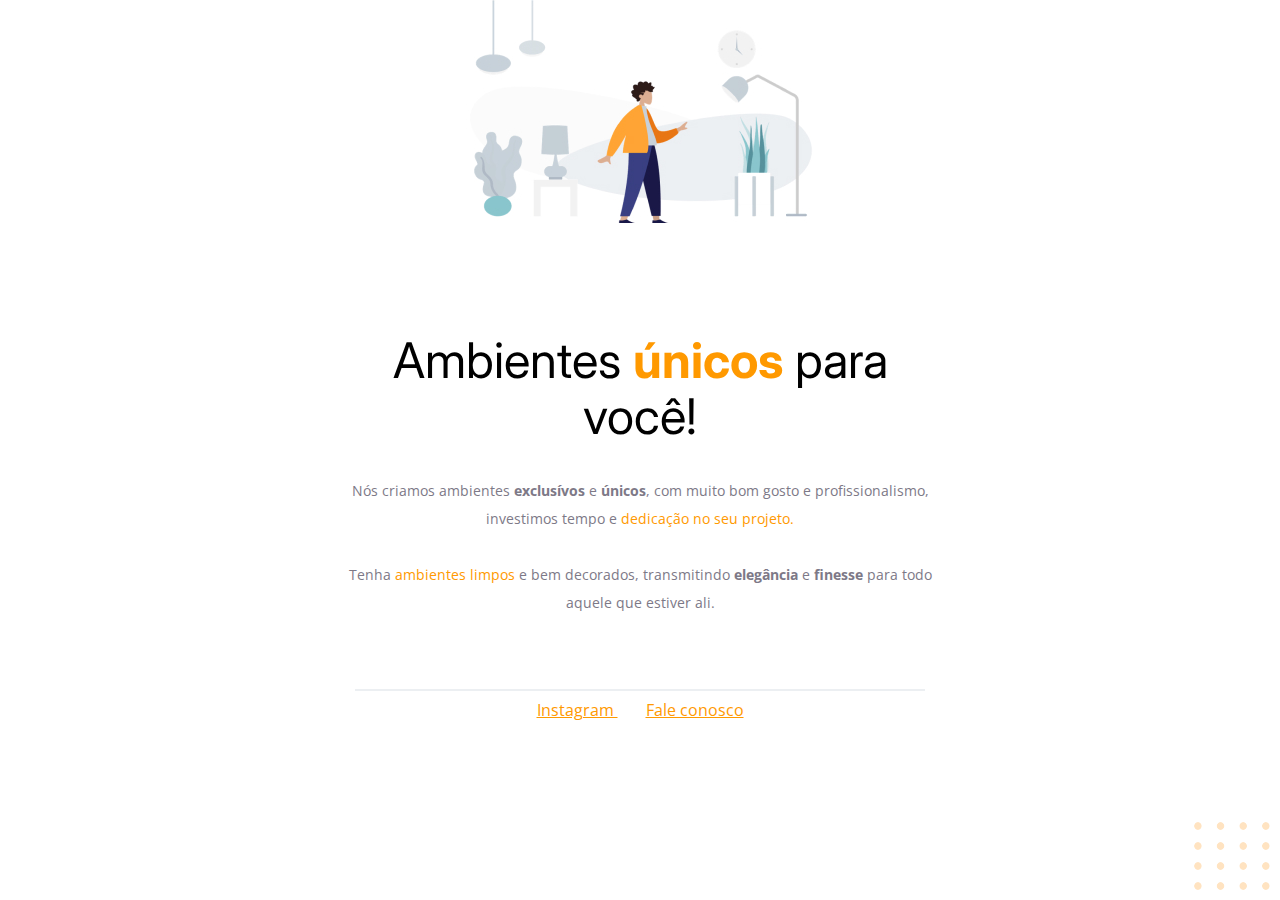
<file: nivel02/01-moveis-customizados/index.html>
<!DOCTYPE html>
<html lang="pt-br">

<head>
  <link rel="preconnect" href="https://fonts.googleapis.com">
  <link rel="preconnect" href="https://fonts.gstatic.com" crossorigin>

  <meta charset="UTF-8">
  <meta name="viewport" content="width=device-width, initial-scale=1.0">
  <title>Móveis customizados</title>

  <link href="https://fonts.googleapis.com/css2?family=Inter:wght@400;700&family=Open+Sans:wght@400;700&display=swap"
    rel="stylesheet">
  <link rel="stylesheet" href="style.css">
</head>

<body>

  <main>
    <img src="images/img1.jpg" alt="Desenho de uma pessoa vestindo uma camisa amarela em uma sala com móveis">

    <h1>Ambientes <span>únicos</span> para você!</h1>
    <p>
      Nós criamos ambientes <strong>exclusívos</strong> e <strong>únicos</strong>, com muito bom gosto e
      profissionalismo, investimos tempo e <span>dedicação no
        seu projeto.</span>

      <br>
      <br>

      Tenha <span>ambientes limpos</span> e bem decorados, transmitindo <strong>elegância</strong> e
      <strong>finesse</strong> para todo aquele que estiver ali.
    </p>
  </main>

  <footer>
    <div class="line"></div>

    <a target="_blank" href="https://instagram.com/ovictorlelis">
      Instagram
    </a>
    <a href="mailto:ovictorlelis@gmail.com">
      Fale conosco
    </a>
  </footer>

  <img id="balls" src="images/balls.svg" alt="Bolinhas laranjadas no canto direito inferior da tela">

</body>

</html>
</file>
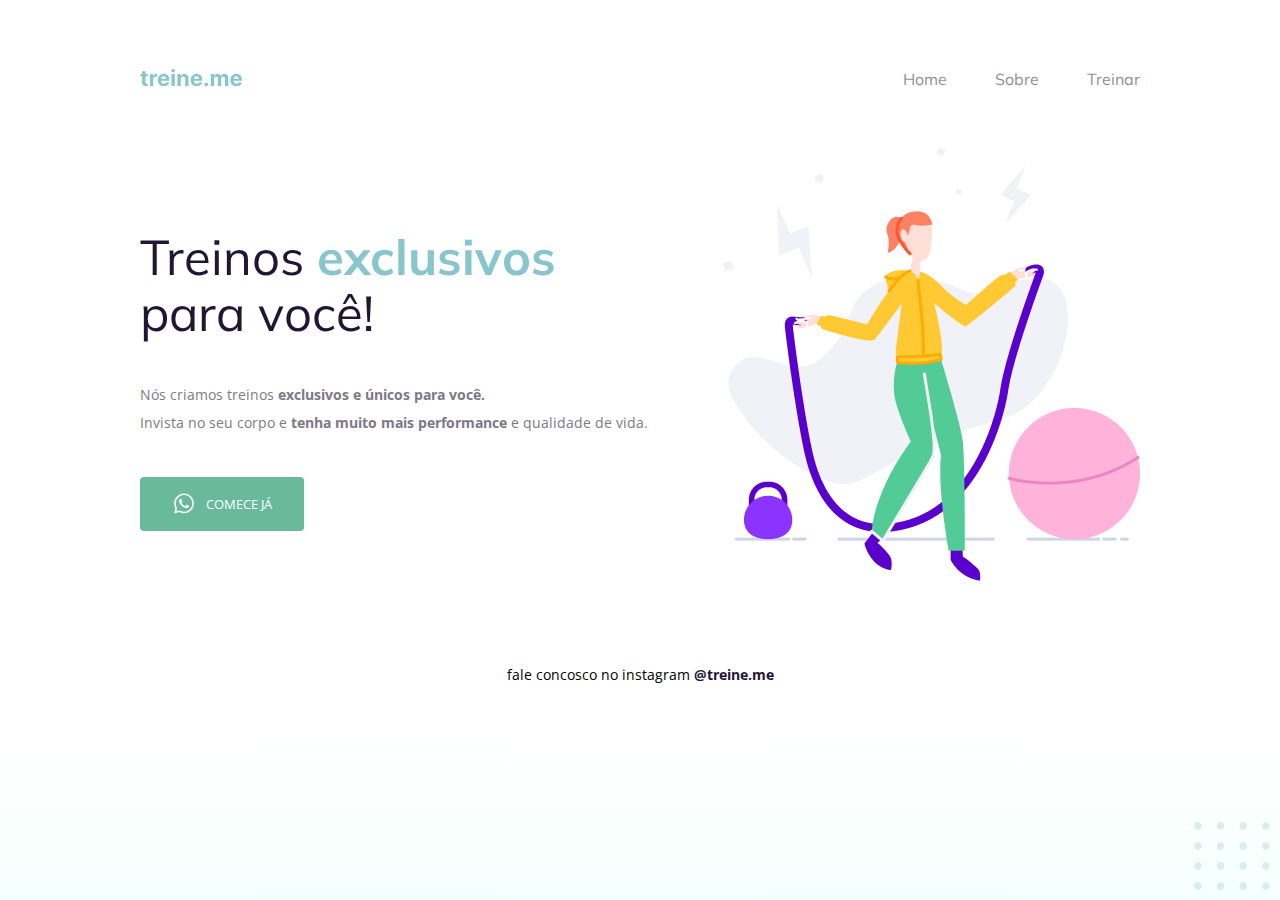
<file: nivel02/02-treine-me/index.html>
<!DOCTYPE html>
<html lang="pt-br">

<head>
  <link rel="preconnect" href="https://fonts.googleapis.com">
  <link rel="preconnect" href="https://fonts.gstatic.com" crossorigin>

  <meta charset="UTF-8">
  <meta name="viewport" content="width=device-width, initial-scale=1.0">
  <title>Treine me</title>

  <link href="https://fonts.googleapis.com/css2?family=Mulish:wght@400;700&family=Open+Sans:wght@400;700&display=swap"
    rel="stylesheet">
  <link rel="stylesheet" href="style.css">
</head>

<body>

  <div class="page">
    <nav>
      <a href="#" id="logo">
        <img src="images/logo.svg" alt="Treine.me">
      </a>
      <ul>
        <li><a href="#">Home</a></li>
        <li><a href="#">Sobre</a></li>
        <li><a href="#">Treinar</a></li>
      </ul>
    </nav>

    <main>
      <section class="text">
        <h1>Treinos <span>exclusivos</span> para você!</h1>

        <p>
          Nós criamos treinos <strong>exclusivos e únicos para você.</strong><br>
          Invista no seu corpo e <strong>tenha muito mais performance</strong> e qualidade de vida.
        </p>

        <button>
          <img src="images/whatsapp.svg" alt="Ícone do WhatsApp"> Comece já
        </button>
      </section>

      <img src="images/img.png" alt="Desenho de uma mulher pulando corda">
    </main>

    <footer>
      fale concosco no instagram <a target="_blank" href="https://instagram.com/ovictorlelis">@treine.me</a>
    </footer>

    <img id="balls" src="images/balls.svg" alt="Bolinhas decorativas verde no canto inferior direito da página">
  </div>

</body>

</html>
</file>
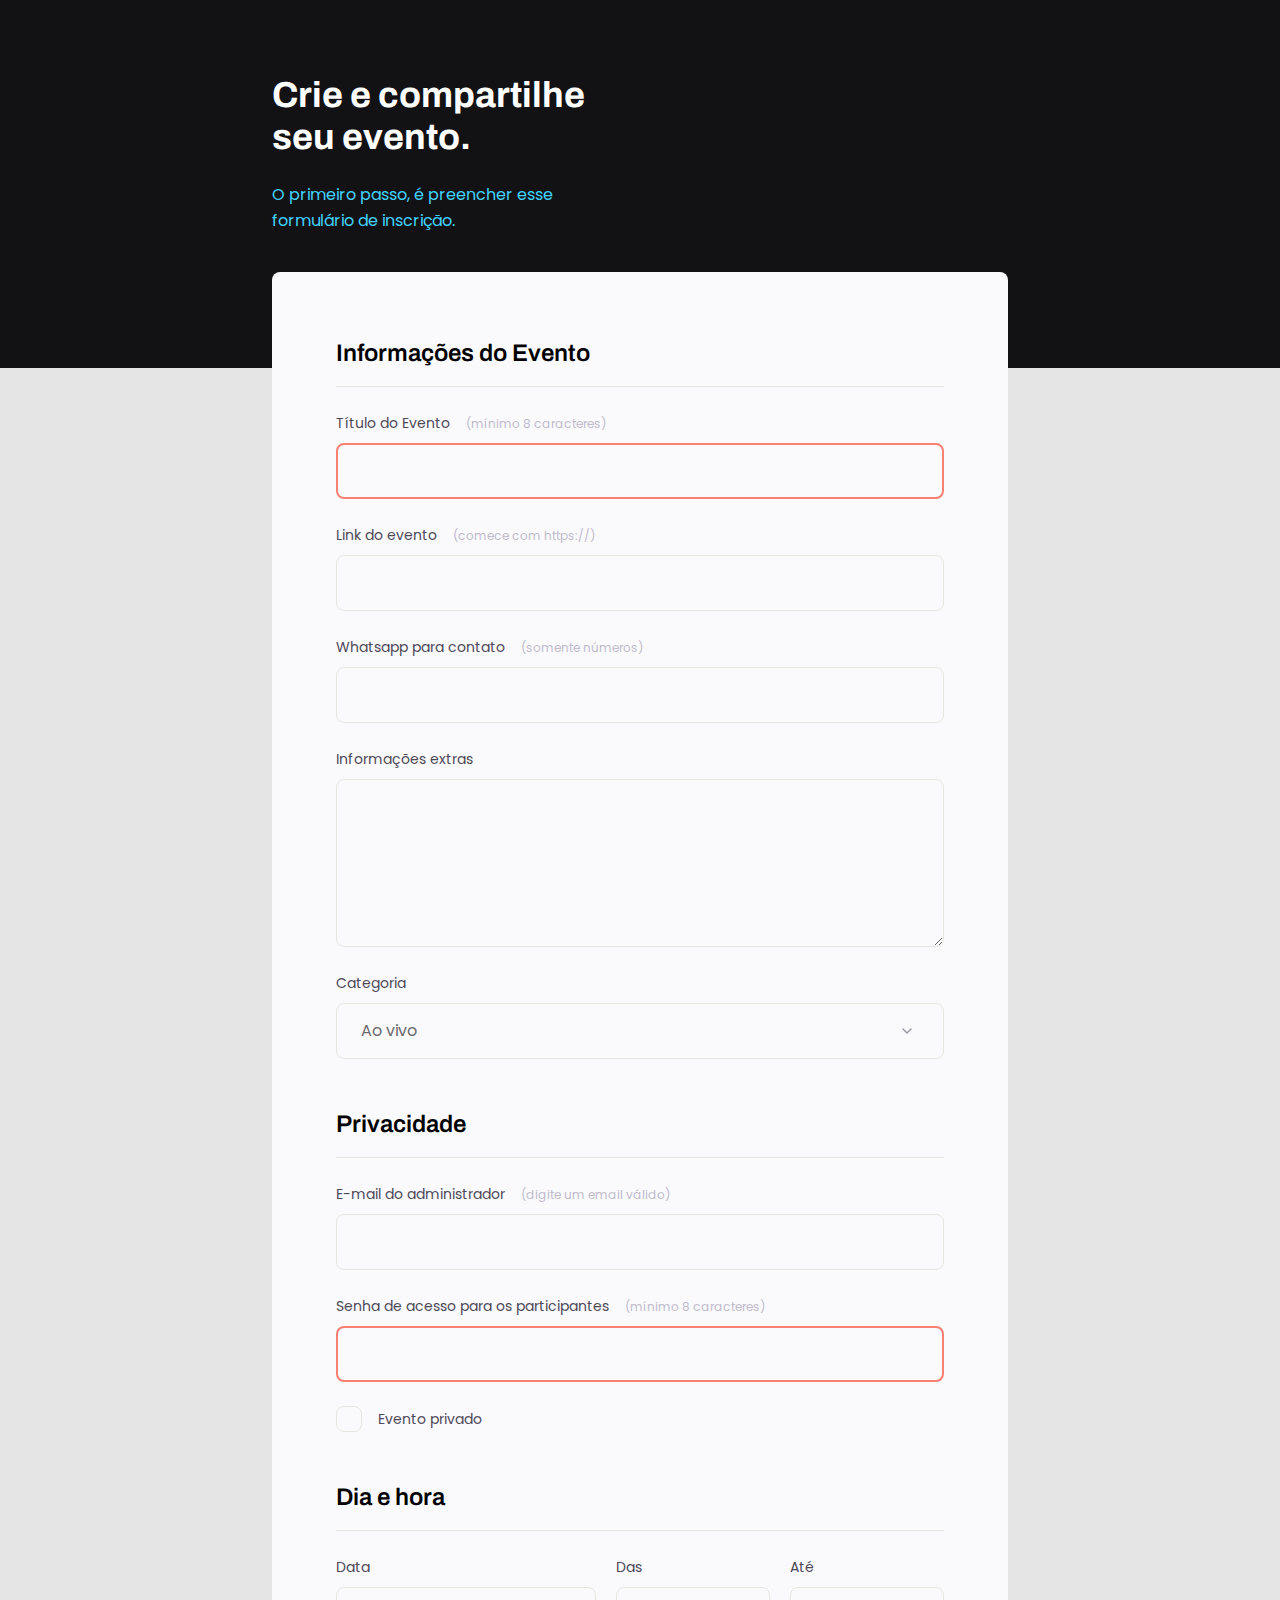
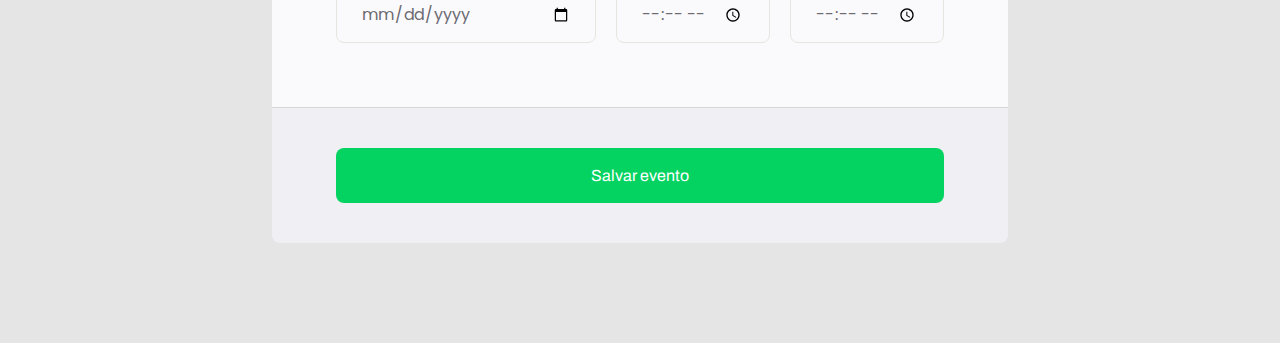
<file: nivel03/01-crie-seu-evento/index.html>
<!DOCTYPE html>
<html lang="pt-br">

<head>
  <link rel="preconnect" href="https://fonts.googleapis.com">
  <link rel="preconnect" href="https://fonts.gstatic.com" crossorigin>

  <meta charset="UTF-8">
  <meta name="viewport" content="width=device-width, initial-scale=1.0">
  <title>Crie seu evento</title>

  <link href="https://fonts.googleapis.com/css2?family=Archivo:wght@600;700&family=Poppins&display=swap"
    rel="stylesheet">
  <link rel="stylesheet" href="style.css">
</head>

<body>

  <div class="page">
    <header>
      <h1>Crie e compartilhe seu evento.</h1>
      <p>O primeiro passo, é preencher esse formulário de inscrição.</p>
    </header>

    <form id="primary">
      <fieldset>
        <div class="fieldset-wrapper">
          <legend>Informações do Evento</legend>

          <div class="input-wrapper">
            <label for="event-title">Título do Evento <span>(mínimo 8 caracteres)</span></label>
            <input type="text" id="event-title" required minlength="8">
          </div>

          <div class="input-wrapper">
            <label for="event-link">Link do evento <span>(comece com https://)</span></label>
            <input type="url" id="event-link">
          </div>

          <div class="input-wrapper">
            <label for="event-whatsapp">Whatsapp para contato <span>(somente números)</span></label>
            <input type="number" id="event-whatsapp">
          </div>

          <div class="input-wrapper">
            <label for="event-info">Informações extras</label>
            <textarea id="event-info"></textarea>
          </div>

          <div class="input-wrapper">
            <label for="event-category">Categoria</label>
            <select id="event-category">
              <option value="live">Ao vivo</option>
              <option value="podcast">Podcast</option>
              <option value="mentorship">Mentoria</option>
            </select>
          </div>
        </div>
      </fieldset>

      <fieldset>
        <div class="fieldset-wrapper">
          <legend>Privacidade</legend>

          <div class="input-wrapper">
            <label for="event-email">E-mail do administrador <span>(digite um email válido)</span></label>
            <input type="email" id="event-email">
          </div>

          <div class="input-wrapper">
            <label for="event-password">Senha de acesso para os participantes <span>(mínimo 8 caracteres)</span></label>
            <input type="password" id="event-password" required>
          </div>

          <div class="checkbox-wrapper">
            <input type="checkbox" id="event-private">
            <label for="event-private">Evento privado</label>
          </div>

        </div>
      </fieldset>

      <fieldset>
        <div class="fieldset-wrapper">
          <legend>Dia e hora</legend>

          <div class="col-3">
            <div class="input-wrapper">
              <label for="event-date">Data</label>
              <input type="date" id="event-date">
            </div>

            <div class="input-wrapper">
              <label for="event-begin">Das</label>
              <input type="time" id="event-begin">
            </div>

            <div class="input-wrapper">
              <label for="event-end">Até</label>
              <input type="time" id="event-end">
            </div>

          </div>
        </div>

      </fieldset>
    </form>

    <footer>
      <input form="primary" class="button" type="submit" value="Salvar evento">
    </footer>
  </div>

</body>

</html>
</file>
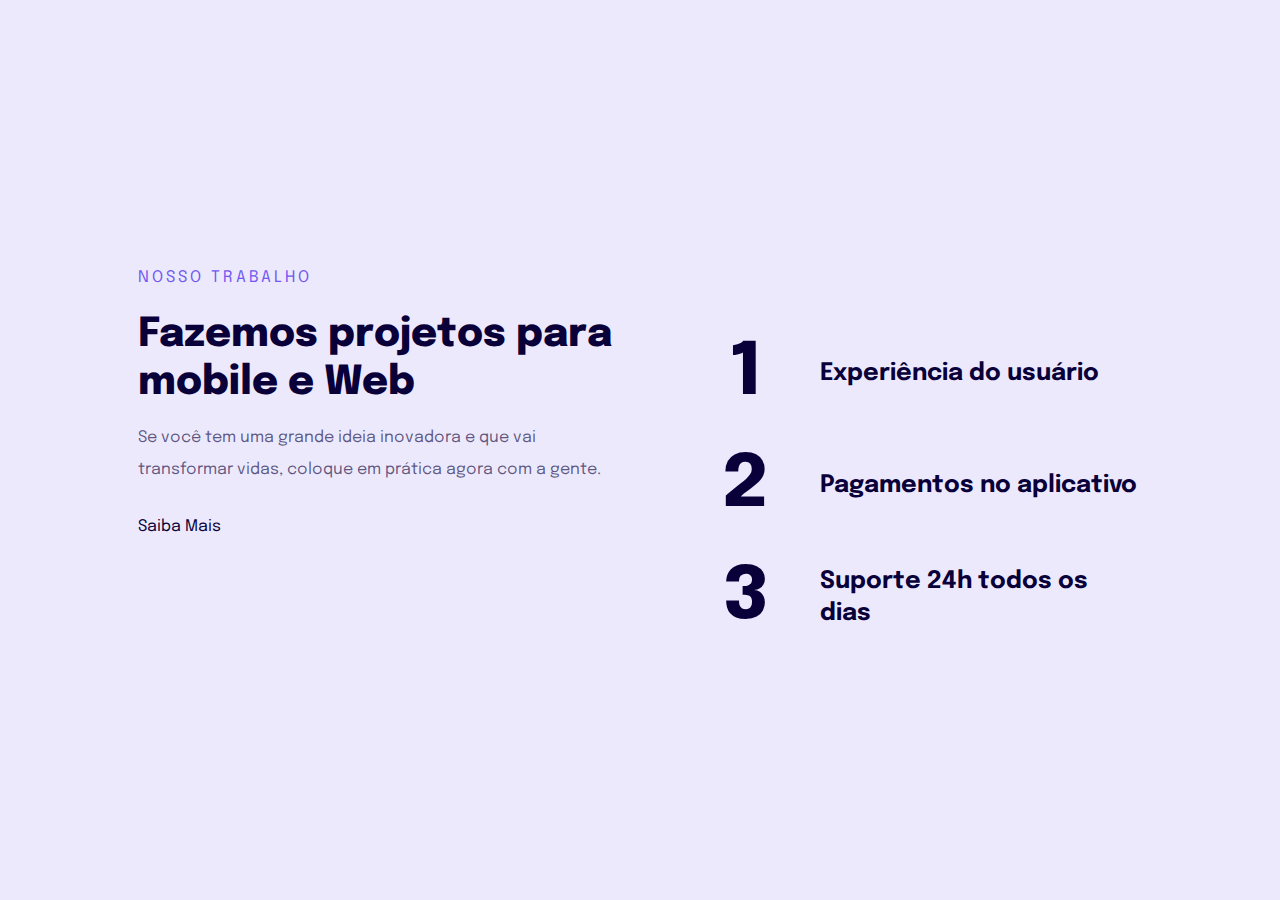
<file: nivel03/02-responsividade/index.html>
<!DOCTYPE html>
<html lang="pt-br">

<head>
  <link rel="preconnect" href="https://fonts.googleapis.com">
  <link rel="preconnect" href="https://fonts.gstatic.com" crossorigin>

  <meta charset="UTF-8">
  <meta name="viewport" content="width=device-width, initial-scale=1.0">
  <title>Introdução à Responsividade</title>

  <link href="https://fonts.googleapis.com/css2?family=Epilogue:wght@400;700;800&display=swap" rel="stylesheet">
  <link rel="stylesheet" href="style.css">
</head>

<body>

  <main>
    <div>
      <p>Nosso Trabalho</p>
      <h1>Fazemos projetos para mobile e Web</h1>

      <p>Se você tem uma grande ideia inovadora e que vai transformar vidas, coloque em prática agora com a gente.</p>

      <a href="#">Saiba Mais</a>
    </div>

    <ul>
      <li><span>1</span> Experiência do usuário</li>
      <li><span>2</span> Pagamentos no aplicativo</li>
      <li><span>3</span> Suporte 24h todos os dias</li>
    </ul>
  </main>

</body>

</html>
</file>
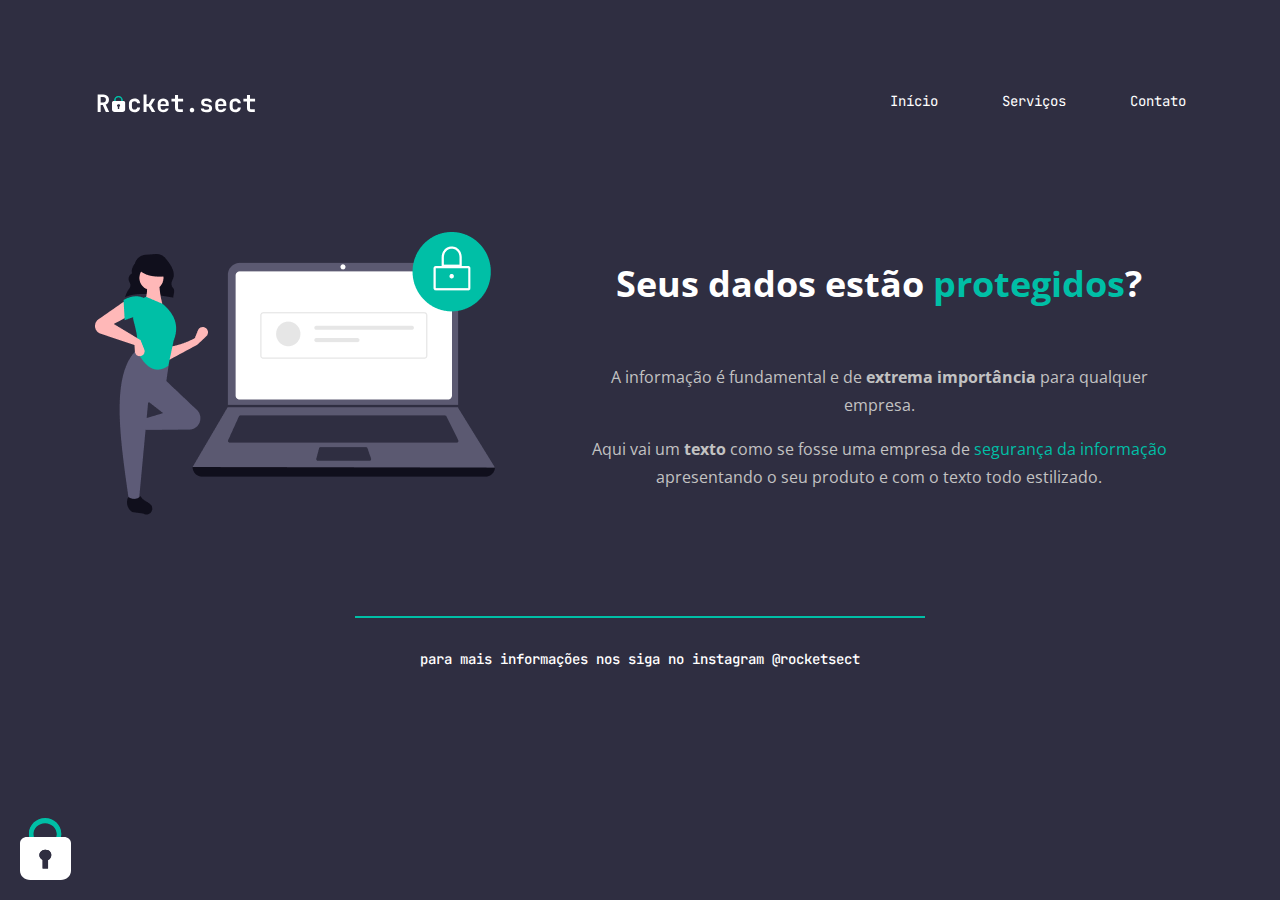
<file: nivel02/desafio/01-explorer-rocket-sect/index.html>
<!DOCTYPE html>
<html lang="pt-br">

<head>
  <link rel="preconnect" href="https://fonts.googleapis.com">
  <link rel="preconnect" href="https://fonts.gstatic.com" crossorigin>

  <meta charset="UTF-8">
  <meta name="viewport" content="width=device-width, initial-scale=1.0">
  <title>Rocket.sect</title>

  <link rel="shortcut icon" href="images/lock.svg" type="image/x-icon">

  <link href="https://fonts.googleapis.com/css2?family=JetBrains+Mono:wght@500;700&family=Open+Sans:wght@400;700&display=swap" rel="stylesheet">

  <link rel="stylesheet" href="style.css">
</head>

<body>

  <header>
    <img src="images/logo.svg" alt="Rocket.sect">

    <nav>
      <ul>
        <li><a href="#">Início</a></li>
        <li><a href="#">Serviços</a></li>
        <li><a href="#">Contato</a></li>
      </ul>
    </nav>
  </header>

  <main>
    <img src="images/image.png" alt="Vetor de uma mulher ao lado de um computador com cadeado">

    <section>
      <h1>Seus dados estão <span>protegidos</span>?</h1>
      <p>A informação é fundamental e de <strong>extrema importância</strong> para qualquer empresa.</p>
      <p>Aqui vai um <strong>texto</strong> como se fosse uma empresa de <span>segurança da informação</span>
        apresentando o seu produto e com o texto todo estilizado.</p>
    </section>
  </main>

  <div class="dividir"></div>

  <footer>
    <p>para mais informações nos siga no instagram @rocketsect</p>
  </footer>

  <img id="lock" src="images/lock.svg" alt="cadeado">

</body>

</html>
</file>
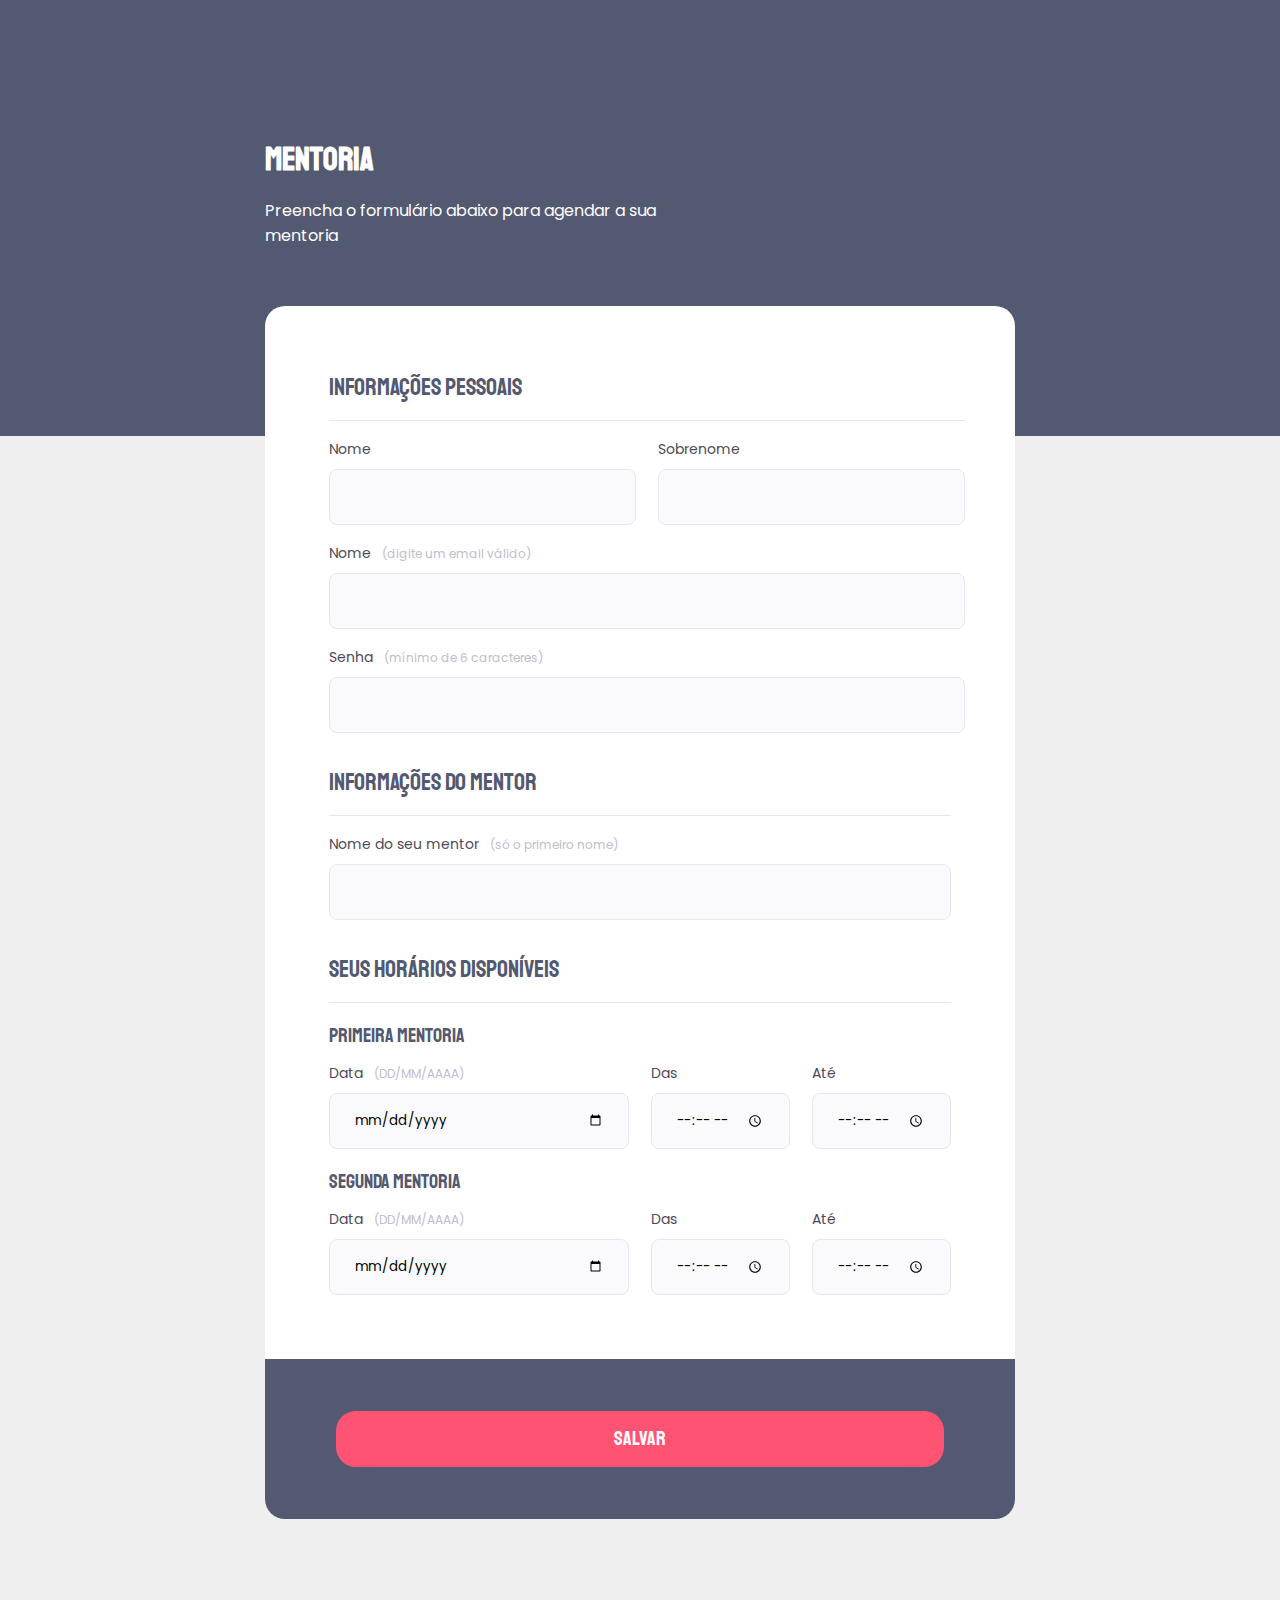
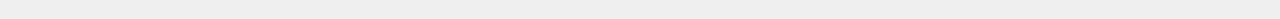
<file: nivel03/desafio/01-criando-formularios/index.html>
<!DOCTYPE html>
<html lang="pt-br">

<head>
  <link rel="preconnect" href="https://fonts.googleapis.com">
  <link rel="preconnect" href="https://fonts.gstatic.com" crossorigin>

  <meta charset="UTF-8">
  <meta name="viewport" content="width=device-width, initial-scale=1.0">
  <title>Criando Formulários</title>

  <link href="https://fonts.googleapis.com/css2?family=Poppins&family=Staatliches&display=swap" rel="stylesheet">
  <link rel="stylesheet" href="style.css">
</head>

<body>
  <main>
    <header>
      <h1>Mentoria</h1>
      <p>Preencha o formulário abaixo para agendar a sua mentoria</p>
    </header>

    <form>
      <fieldset>
        <div class="fieldset-wrapper">
          <legend>Informações pessoais</legend>

          <div class="col">
            <div class="input-wrapper">
              <label for="input-first-name">Nome</label>
              <input type="text" id="input-first-name">
            </div>

            <div class="input-wrapper">
              <label for="input-last-name">Sobrenome</label>
              <input type="text" id="input-last-name">
            </div>
          </div>

          <div class="input-wrapper">
            <label for="input-email">Nome <span>(digite um email válido)</span></label>
            <input type="email" id="input-email">
          </div>

          <div class="input-wrapper">
            <label for="input-email">Senha <span>(mínimo de 6 caracteres)</span></label>
            <input type="password" id="input-email" minlength="6">
          </div>
        </div>
      </fieldset>


      <fieldset>
        <div class="fieldset-wrapper">
          <legend>Informações do mentor</legend>

          <div class="input-wrapper">
            <label for="input-mentor-name">Nome do seu mentor <span>(só o primeiro nome)</span></label>
            <input type="text" id="input-mentor-name">
          </div>
        </div>
      </fieldset>

      <fieldset>
        <div class="fieldset-wrapper">
          <legend>Seus horários disponíveis</legend>

          <fieldset>
            <div class="subfield-wrapper">
              <legend>Primeira mentoria</legend>

              <div class="col">
                <div class="input-wrapper w100">
                  <label for="input-date-first">Data <span>(DD/MM/AAAA)</span></label>
                  <input type="date" id="input-date-first">
                </div>

                <div class="input-wrapper">
                  <label for="input-begin-first">Das</label>
                  <input type="time" id="input-begin-first">
                </div>

                <div class="input-wrapper">
                  <label for="input-end-first">Até</label>
                  <input type="time" id="input-end-first">
                </div>
              </div>
            </div>

            <div class="subfield-wrapper">
              <legend>Segunda mentoria</legend>

              <div class="col">
                <div class="input-wrapper w100">
                  <label for="input-date-second">Data <span>(DD/MM/AAAA)</span></label>
                  <input type="date" id="input-date-second">
                </div>

                <div class="input-wrapper">
                  <label for="input-begin-second">Das</label>
                  <input type="time" id="input-begin-second">
                </div>

                <div class="input-wrapper">
                  <label for="input-end-second">Até</label>
                  <input type="time" id="input-end-second">
                </div>
              </div>
            </div>
          </fieldset>
        </div>
      </fieldset>
    </form>

    <footer>
      <button>Salvar</button>
    </footer>
  </main>
</body>

</html>
</file>
<file: nivel02/01-moveis-customizados/style.css>
body {
  font-family: "Open Sans", sans-serif;
  text-align: center;
  margin: 0;
}

main {
  width: 592px;
  margin: 0 auto 72px;
}

main img {
  margin-bottom: 72px;
}

h1 {
  font-family: "Inter", sans-serif;
  font-size: 49px;
  line-height: 56px;
  font-weight: normal;
  margin-bottom: 32px;
}

h1 span {
  font-weight: bold;
}

span,
a {
  color: #ff9900;
}

p,
#footer {
  color: #7d7987;
  font-size: 14px;
  line-height: 28px;
}

footer a + a {
  margin-left: 28px;
}

.line {
  width: 568px;
  height: 0;
  margin: 0 auto 8px;
  border: 1px solid #eceff2;
}

#balls {
  position: fixed;
  bottom: 0;
  right: 0;
}
</file>
<file: nivel02/02-treine-me/style.css>
body {
  margin: 0;
  font-family: 'Open Sans', sans-serif;
  background: linear-gradient(180deg, rgba(227, 255, 248, 0) 82.08%, rgba(227, 255, 248, 0.38) 100%);
  min-height: 100vh;
}

.page {
  width: 1000px;
  margin: 0 auto;
  padding-top: 65px;
}

nav {
  display: flex;
  justify-content: space-between;
  align-items: center;
  margin-bottom: 55px;
}

ul {
  list-style: none;
  display: flex;
  gap: 48px;
  margin: 0;
  padding: 0;
}

a {
  color: #1F1534;
  text-decoration: none;
}

ul li a{
  opacity: 0.5;
}

ul li a:hover {
  font-weight: bold;
  opacity: 1;
}

h1,
ul {
  font-family: 'Mulish', sans-serif;
}

h1 {
  font-size: 49px;
  line-height: 56px;
  color: #1F1534;
  font-weight: normal;
  width: 490px;
}

h1 span {
  color: #89C5CC;
  font-weight: bold;
}

main {
  display: flex;
  align-items: center;
  justify-content: space-between;
}

section p {
  font-size: 14px;
  line-height: 28px;
  color: #7D7987;
  margin: 40px 0;
}

button {
  color: white;
  text-transform: uppercase;
  font-family: 'Open Sans', sans-serif;
  background: #69B99D;
  border: 0;
  border-radius: 4px;
  padding: 14px 32px 15px;
  display: flex;
  align-items: center;
  gap: 10px;
  cursor: pointer;
}

button:hover {
  background: #4EA788;
}

footer {
  font-size: 14px;
  line-height: 28px;
  text-align: center;
  margin-top: 80px;
}

footer a {
  font-weight: bold;
}

#balls {
  position: fixed;
  bottom: 0;
  right: 0;
}
</file>
<file: nivel03/01-crie-seu-evento/style.css>
* {
  margin: 0;
  padding: 0;
  box-sizing: border-box;
}

body,
input,
select,
textarea {
  font-family: 'Poppins', sans-serif;
}

body {
  background-color: #E5E5E5;
}

body::before {
  content: '';
  width: 100%;
  height: 368px;
  position: absolute;
  top: 0;
  left: 0;
  z-index: -1;
  background-color: #121214;
}

.page {
  width: 736px;
  margin: auto;
}

header {
  width: 319px;
  margin-top: 74px;
}

header h1 {
  font-family: 'Archivo', sans-serif;
  font-weight: bold;
  font-size: 36px;
  line-height: 42px;
  color: white;
  margin-bottom: 24px;
}

header p {
  font-size: 16px;
  line-height: 26px;
  color: #42D3FF;
}

form {
  margin-top: 38px;
  background-color: #FAFAFC;
  border-radius: 8px 8px 0 0;
  min-height: 300px;
  padding: 64px;
  display: flex;
  flex-direction: column;
  gap: 48px;
}

fieldset {
  border: none;
}

.fieldset-wrapper {
  display: flex;
  flex-direction: column;
  gap: 24px;
}

.fieldset-wrapper legend {
  font-family: 'Archivo', sans-serif;
  font-weight: 600;
  font-size: 24px;
  line-height: 34px;
  width: 100%;
  border-bottom: 1px solid #E6E6E0;
  padding-bottom: 16px;
}

.input-wrapper {
  display: flex;
  flex-direction: column;
}

.checkbox-wrapper {
  position: relative;
}

.input-wrapper label,
.checkbox-wrapper label {
  font-size: 14px;
  line-height: 24px;
  color: #4E4958;
  margin-bottom: 8px;
}

.checkbox-wrapper label {
  display: flex;
  align-items: center;
  gap: 16px;
  margin: 0;
}

.checkbox-wrapper label:before {
  content: '';
  width: 24px;
  height: 24px;
  border: 1px solid #E6E6E0;
  border-radius: 8px;
  display: block;
}

.input-wrapper label span {
  font-size: 12px;
  line-height: 20px;
  color: #C1BCCC;
  margin-left: 12px;
}

.input-wrapper label span:hover {
  color: #6C6A71;
}

.input-wrapper input,
.input-wrapper textarea,
.input-wrapper select {
  background-color: #FAFAFC;
  border: 1px solid #E6E6E0;
  border-radius: 8px;
  height: 56px;
  padding: 0 24px;
  font-size: 16px;
  line-height: 26px;
  color: #6C6A71;
}

.checkbox-wrapper input {
  position: absolute;
  width: 24px;
  height: 24px;
  opacity: 0;
}

.checkbox-wrapper input:checked+label:before {
  background-image: url("data:image/svg+xml,%3Csvg width='18' height='14' viewBox='0 0 18 14' fill='none' xmlns='http://www.w3.org/2000/svg'%3E%3Cpath d='M6 11.17L1.83 7L0.410004 8.41L6 14L18 2L16.59 0.589996L6 11.17Z' fill='%2342D3FF'/%3E%3C/svg%3E%0A");
  background-repeat: no-repeat;
  background-position: center;
}

.checkbox-wrapper input:focus+label:before {
  outline: 2px solid black;
}

.input-wrapper textarea {
  padding-top: 24px;
  height: 168px;
}

.input-wrapper select {
  appearance: none;
  -webkit-appearance: none;
  background-image: url("data:image/svg+xml,%3Csvg width='24' height='24' viewBox='0 0 24 24' fill='none' xmlns='http://www.w3.org/2000/svg'%3E%3Cg clip-path='url(%23clip0_1_54)'%3E%3Cpath d='M8 10L12 14L16 10' stroke='%239C98A6' stroke-width='1.5' stroke-linecap='round' stroke-linejoin='round'/%3E%3C/g%3E%3Cdefs%3E%3CclipPath id='clip0_1_54'%3E%3Crect width='24' height='24' fill='white'/%3E%3C/clipPath%3E%3C/defs%3E%3C/svg%3E%0A");
  background-repeat: no-repeat;
  background-position: right 24px top 50%;
}

input:invalid {
  border: 2px solid salmon;
}

.col-3 {
  display: flex;
  gap: 20px;
}

.col-3>div:nth-child(1) {
  width: 100%;
}

footer {
  border-top: 1px solid #D6D6D6;
  background: #F0F0F4;
  height: 136px;
  display: flex;
  flex-direction: column;
  padding: 40px 64px;
  margin-bottom: 100px;
  border-radius: 0 0 8px 8px;
}

footer .button {
  height: 56px;
  background: #04D361;
  border-radius: 8px;
  border: 0;
  font-family: 'Archivo', sans-serif;
  font-weight: 600px;
  font-size: 16px;
  line-height: 26px;
  color: #ffffff;
  cursor: pointer;
}

footer .button:hover {
  background: #08A04C;
}
</file>
<file: nivel03/02-responsividade/style.css>
* {
  margin: 0;
  padding: 0;
  box-sizing: border-box;
}

ul {
  list-style: none;
}

:root {
  font-size: 62.5%;
}

body {
  background: #ECE9FD;
  padding: 6rem 2.3rem 6.6rem;
  font-size: 1.6rem;
  font-family: 'Epilogue', sans-serif;
}

main {
  max-width: 33rem;
  margin: 0 auto;
}

main p:first-child {
  color: #7158EF;
  letter-spacing: 3px;
  text-transform: uppercase;
  line-height: 3.2rem;
  margin-bottom: 1.7rem;
}

h1 {
  font-weight: 800;
  font-size: 4rem;
  line-height: 4.8rem;
  color: #090039;
  margin-bottom: 1.5rem;
}

h1+p {
  color: rgba(10, 0, 57, 0.64);
  line-height: 3.2rem;
  margin-bottom: 3.2rem;
}

a {
  color: #090039;
  text-decoration: none;
}

a:hover {
  color: #7158EF;
}

ul {
  margin-top: 7.2rem;
  display: flex;
  flex-direction: column;
  gap: 3.2rem;
}

ul li {
  font-weight: 700;
  font-size: 2.4rem;
  line-height: 3.2rem;
  color: #090039;
  min-width: 25.7rem;
  display: flex;
  align-items: center;
  gap: 3.8rem;
}

ul li span {
  font-weight: 800;
  font-size: 7.2rem;
  line-height: 8rem;
  letter-spacing: -2px;
  color: #090039;
  min-width: 4.5rem;
  text-align: center;
}

@media (min-width: 700px) {
  body {
    height: 100vh;
    display: flex;
    align-items: center;
    padding: 8rem;
  }

  main {
    max-width: 1020px;
    display: flex;
    gap: 10rem;
  }

  main>div {
    max-width: 484px;
  }

  ul li {
    gap: 5.3rem;
    max-width: 420px;
    align-items: center;
  }
}
</file>
<file: nivel02/desafio/01-explorer-rocket-sect/style.css>
body {
  margin: auto;
  max-width: 1092px;
  color: #FFFFFF;
  background: #2F2E41;
  font-family: 'Open Sans', sans-serif;
}

span {
  color: #00BFA6;
}

header {
  display: flex;
  justify-content: space-between;
  margin-top: 71px;
  margin-bottom: 101px;
}

nav ul {
  display: flex;
  list-style: none;
  gap: 64px;
  justify-content: space-between;
}

nav ul li a {
  color: #fff;
  font-family: 'JetBrains Mono', monospace;
  text-decoration: none;
  font-size: 14px;
  line-height: 28px;
}

nav ul li a:hover {
  font-weight: bold;
}

main {
  display: flex;
  justify-content: center;
  gap: 77px;
}

main section {
  text-align: center;
  max-width: 600px;
  margin: auto;
}

main section h1 {
  font-size: 36px;
  line-height: 40px;
  font-weight: medium;
  margin-bottom: 59px;
}

main section p {
  font-size: 16px;
  line-height: 28px;
  color: #C2C2C2;
}

.dividir {
  width: 568px;
  height: 0px;
  border: 1px solid #00BFA6;
  margin: auto;
  margin-top: 101px;
  margin-bottom: 27px;
}

footer {
  font-family: 'JetBrains Mono';
  font-weight: 500;
  font-size: 14px;
  line-height: 28px;
  text-align: center;
}

#lock {
  position: fixed;
  left: 20px;
  bottom: 20px;
}

@media only screen and (max-width: 1092px) {
  body {
    width: 80%;
  }

  header,
  main {
    flex-direction: column;
  }

  header img {
    height: 60px;
    margin-bottom: 30px;
  }

  header nav,
  main img {
    width: 100%;
    margin: auto;
  }

  header nav ul {
    padding: 0;
  }

  .dividir {
    width: 70%;
  }
}
</file>
<file: nivel03/desafio/01-criando-formularios/style.css>
* {
  margin: 0;
  padding: 0;
  box-sizing: border-box;
}

body,
input {
  font-family: 'Poppins', sans-serif;
}

h1,
button {
  font-family: 'Staatliches', cursive;
}

.w100 {
  width: 100%;
}

body {
  background: #EFEFEF;
}

body::before {
  content: '';
  width: 100%;
  height: 436px;
  position: absolute;
  background: #535971;
  z-index: -1;
  top: 0;
  left: 0;
}

main {
  width: 750px;
  margin: auto;
}

header {
  width: 417px;
  margin-top: 140px;
  margin-bottom: 58px;
  color: #fff;
}

header h1 {
  margin-bottom: 18px;
}

form {
  background: #FFFFFF;
  border-radius: 20px 20px 0px 0px;
  padding: 64px;
  display: flex;
  flex-direction: column;
  gap: 32px;
}

form fieldset {
  border: none;
}

.fieldset-wrapper {
  display: flex;
  flex-direction: column;
  gap: 16px;
}

.fieldset-wrapper>fieldset {
  display: flex;
  flex-direction: column;
  gap: 16px;
}

.fieldset-wrapper>legend {
  font-family: 'Staatliches';
  font-size: 24px;
  line-height: 34px;
  color: #535971;
  padding-bottom: 16px;
  border-bottom: 1px solid #E6E6F0;
}

.subfield-wrapper {
  display: flex;
  flex-direction: column;
  gap: 8px;
}

.subfield-wrapper>legend {
  font-family: 'Staatliches';
  font-size: 20px;
  line-height: 34px;
  color: #535971;
}

.col {
  display: flex;
  gap: 22px;
}

.input-wrapper {
  display: flex;
  flex-direction: column;
  gap: 8px;
}

.input-wrapper input {
  background: #FAFAFC;
  border: 1px solid #E6E6F0;
  border-radius: 8px;
  height: 56px;
  padding: 0 24px;
}

.input-wrapper label {
  font-size: 14px;
  line-height: 24px;
  color: #4E4958;
}

.input-wrapper label span {
  font-size: 12px;
  line-height: 20px;
  color: #C1BCCC;
  margin-left: 7px;
}

.input-wrapper label span:hover {
  color: #535971;
}

footer {
  height: 160px;
  background: #535971;
  border-radius: 0px 0px 20px 20px;
  margin-bottom: 100px;
  padding: 52px 71px;
  display: flex;
  flex-direction: column;
}

footer button {
  font-size: 20px;
  line-height: 26px;
  height: 56px;
  background: #FF5374;
  border-radius: 20px;
  border: none;
  color: #fff;
  cursor: pointer;
}
</file>
